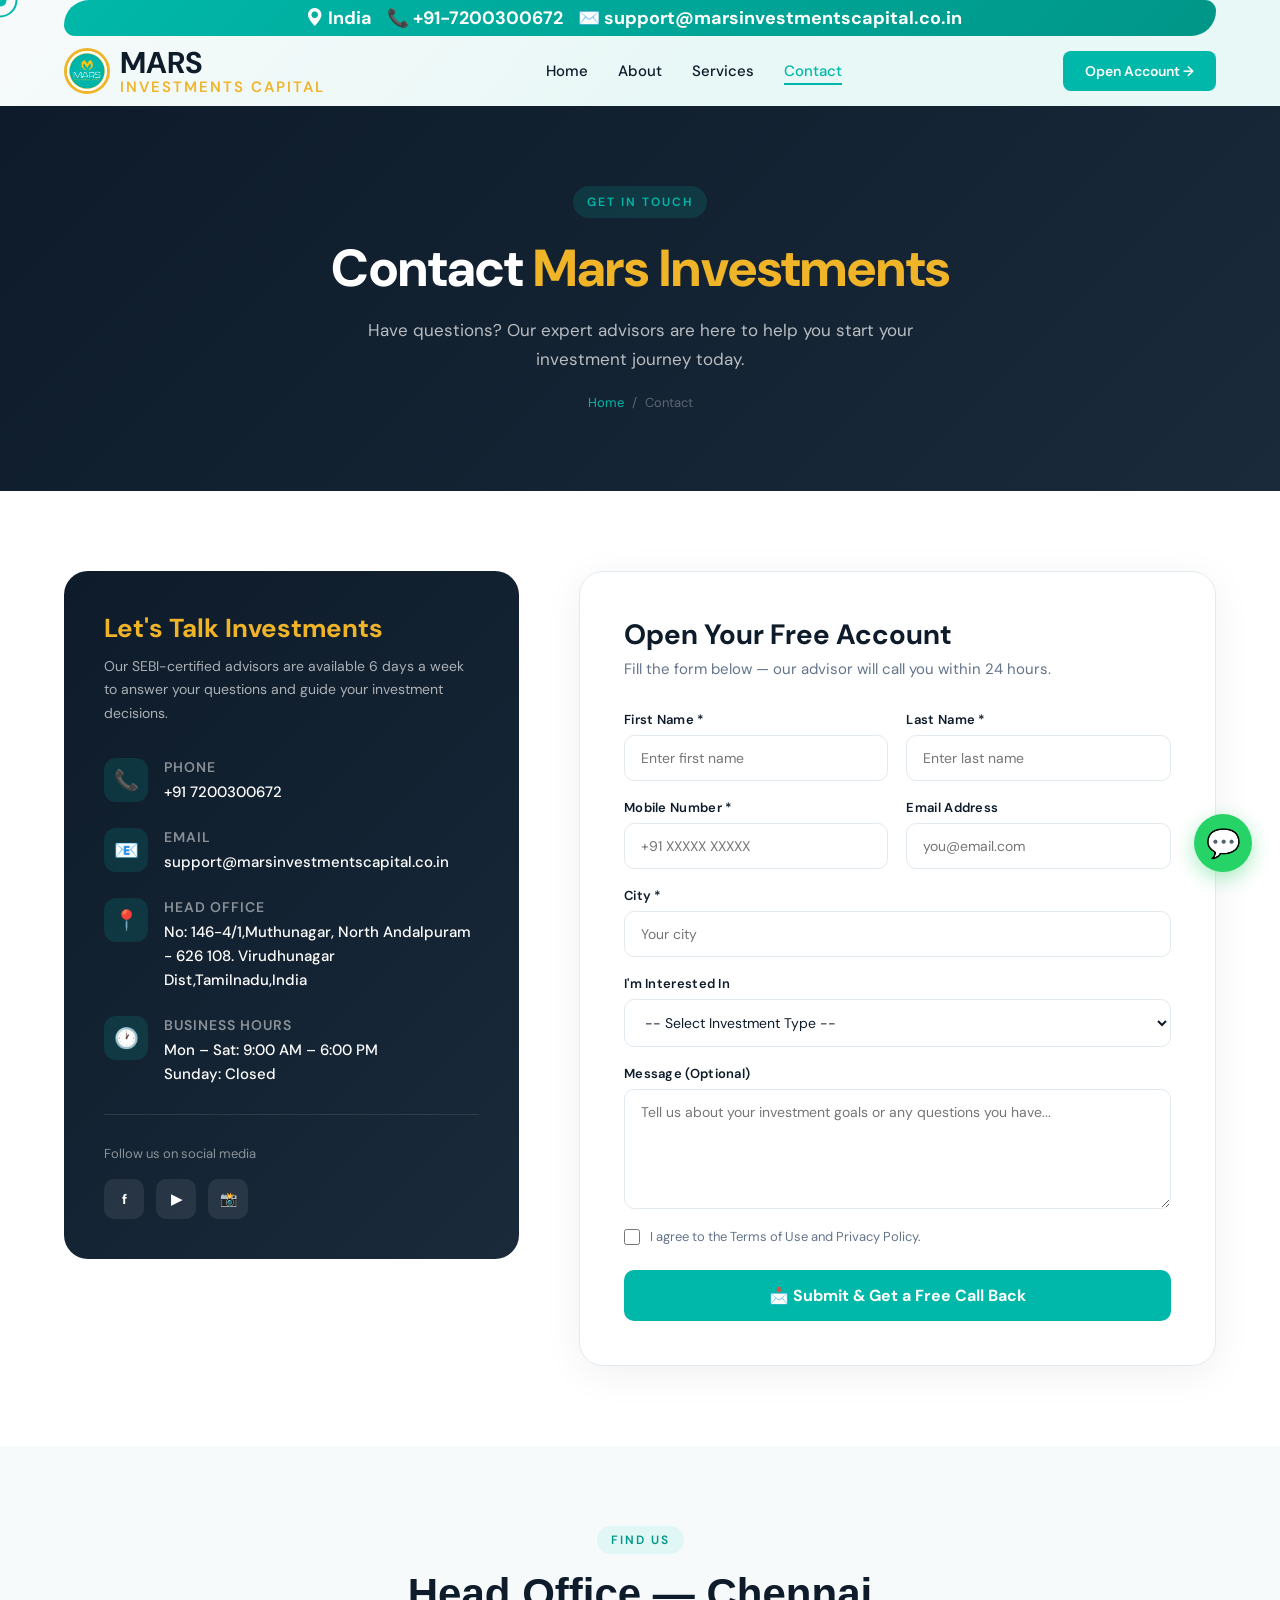
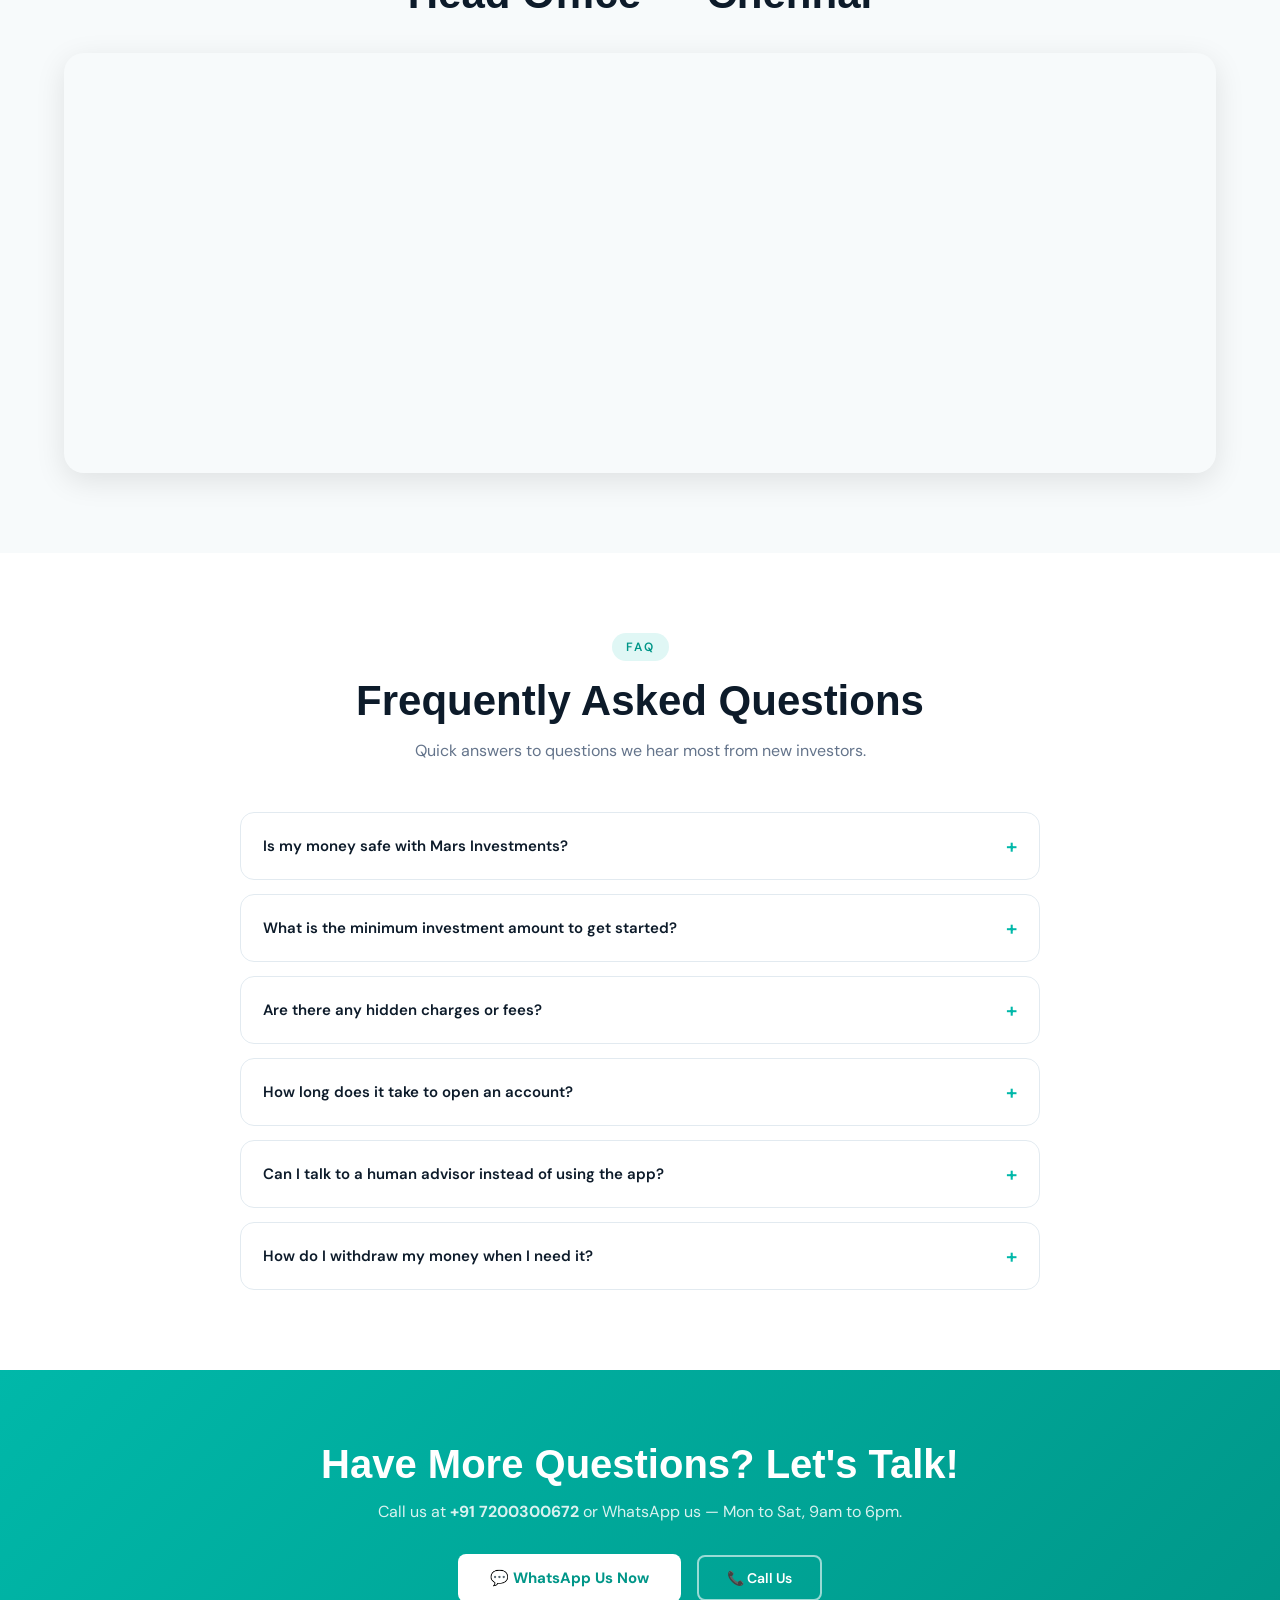
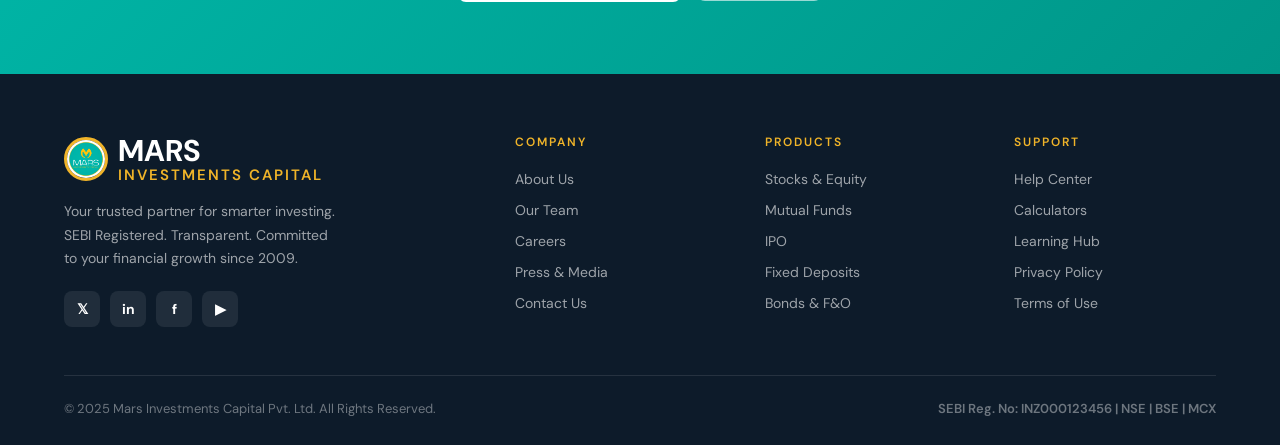
<file: contact.html>
<!DOCTYPE html>
<html lang="en">

<head>
  <meta charset="UTF-8" />
  <meta name="viewport" content="width=device-width,initial-scale=1.0" />
  <title>Contact Us | Mars Investments Capital</title>
  <link rel="stylesheet" href="style.css" />
  <link rel="stylesheet" href="https://cdn.jsdelivr.net/npm/bootstrap-icons@1.11.3/font/bootstrap-icons.min.css">
  <link rel="shortcut icon" href="./images/logo1.jpeg" type="image/x-icon">
  <style>
    /* Contact Grid */
    .contact-grid {
      display: grid;
      grid-template-columns: 1fr 1.4fr;
      gap: 60px;
      align-items: start;
    }

    /* Info Side */
    .contact-info-card {
      background: linear-gradient(135deg, var(--dark) 0%, var(--dark2) 100%);
      border-radius: 24px;
      padding: 40px;
      color: white;
      position: sticky;
      top: 90px;
    }

    .contact-info-card h3 {
      /* font-family: 'Playfair Display', serif; */
      font-size: 26px;
      font-weight: 700;
      color: var(--gold);
      margin-bottom: 10px;
    }

    .contact-info-card>p {
      font-size: 14px;
      color: rgba(255, 255, 255, .65);
      line-height: 1.7;
      margin-bottom: 32px;
    }

    .ci-items {
      display: flex;
      flex-direction: column;
      gap: 24px;
    }

    .ci-item {
      display: flex;
      align-items: flex-start;
      gap: 16px;
    }

    .ci-icon {
      width: 44px;
      height: 44px;
      border-radius: 12px;
      background: rgba(0, 184, 169, .15);
      color: var(--teal);
      display: flex;
      align-items: center;
      justify-content: center;
      font-size: 20px;
      flex-shrink: 0;
    }

    .ci-item h4 {
      font-size: 14px;
      font-weight: 600;
      color: rgba(255, 255, 255, .5);
      margin-bottom: 4px;
      text-transform: uppercase;
      letter-spacing: 1px;
    }

    .ci-item p,
    .ci-item a {
      font-size: 15px;
      color: var(--white);
      line-height: 1.6;
      font-weight: 500;
    }

    .ci-item a {
      text-decoration: none;
      transition: color .2s;
    }

    .ci-item a:hover {
      color: var(--teal);
    }

    .ci-divider {
      border: none;
      border-top: 1px solid rgba(255, 255, 255, .1);
      margin: 28px 0;
    }

    .ci-social {
      display: flex;
      gap: 12px;
    }

    .ci-social a {
      width: 40px;
      height: 40px;
      border-radius: 10px;
      background: rgba(255, 255, 255, .08);
      color: white;
      font-size: 14px;
      font-weight: 700;
      display: flex;
      align-items: center;
      justify-content: center;
      transition: all .2s;
    }

    .ci-social a:hover {
      background: var(--teal);
    }

    /* Form Side */
    .contact-form-wrap {
      background: var(--white);
      border-radius: 24px;
      padding: 44px;
      border: 1.5px solid var(--border);
      box-shadow: 0 8px 40px rgba(0, 0, 0, .06);
    }

    .cf-title {
      /* font-family: 'Playfair Display', serif; */
      font-size: 28px;
      font-weight: 700;
      color: var(--dark);
      margin-bottom: 6px;
    }

    .cf-sub {
      font-size: 15px;
      color: var(--gray);
      margin-bottom: 32px;
    }

    .form-row {
      display: grid;
      grid-template-columns: 1fr 1fr;
      gap: 18px;
    }

    .form-group {
      display: flex;
      flex-direction: column;
      gap: 7px;
      margin-bottom: 18px;
    }

    .form-group label {
      font-size: 13px;
      font-weight: 600;
      color: var(--dark);
      letter-spacing: .3px;
    }

    .form-group input,
    .form-group select,
    .form-group textarea {
      padding: 13px 16px;
      border: 1.5px solid var(--border);
      border-radius: 10px;
      font-family: 'DM Sans', sans-serif;
      font-size: 14px;
      color: var(--dark);
      outline: none;
      transition: all .25s;
      background: var(--white);
    }

    .form-group input:focus,
    .form-group select:focus,
    .form-group textarea:focus {
      border-color: var(--teal);
      box-shadow: 0 0 0 3px rgba(0, 184, 169, .1);
    }

    .form-group textarea {
      resize: vertical;
      min-height: 120px;
    }

    .form-group select {
      cursor: pointer;
    }

    .form-check {
      display: flex;
      align-items: flex-start;
      gap: 10px;
      margin-bottom: 24px;
    }

    .form-check input {
      width: 16px;
      height: 16px;
      margin-top: 2px;
      accent-color: var(--teal);
      cursor: pointer;
      flex-shrink: 0;
    }

    .form-check label {
      font-size: 13px;
      color: var(--gray);
      line-height: 1.5;
    }

    .form-check a {
      color: var(--teal);
    }

    .submit-btn {
      width: 100%;
      padding: 15px;
      background: var(--teal);
      color: white;
      border: none;
      border-radius: 10px;
      font-family: 'DM Sans', sans-serif;
      font-size: 16px;
      font-weight: 700;
      cursor: pointer;
      transition: all .3s;
      display: flex;
      align-items: center;
      justify-content: center;
      gap: 8px;
    }

    .submit-btn:hover {
      background: var(--teal-dark);
      transform: translateY(-1px);
      box-shadow: 0 8px 25px rgba(0, 184, 169, .35);
    }

    .success-msg {
      display: none;
      background: #ECFDF5;
      border: 1.5px solid #6EE7B7;
      border-radius: 12px;
      padding: 20px;
      text-align: center;
      margin-top: 20px;
    }

    .success-msg h4 {
      color: #059669;
      font-size: 17px;
      font-weight: 700;
      margin-bottom: 6px;
    }

    .success-msg p {
      color: #065F46;
      font-size: 14px;
    }

    /* Map */
    .map-section {
      background: var(--light);
    }

    .map-wrapper {
      border-radius: 20px;
      overflow: hidden;
      box-shadow: 0 8px 30px rgba(0, 0, 0, .1);
      height: 420px;
    }

    .map-wrapper iframe {
      width: 100%;
      height: 100%;
      border: none;
    }

    /* Branches */
    .branches-grid {
      display: grid;
      grid-template-columns: repeat(4, 1fr);
      gap: 20px;
    }

    .branch-card {
      background: var(--white);
      border-radius: 16px;
      padding: 22px 18px;
      border: 1.5px solid var(--border);
      transition: all .3s;
    }

    .branch-card:hover {
      border-color: var(--teal);
      box-shadow: 0 6px 20px rgba(0, 184, 169, .1);
    }

    .branch-card .bc-city {
      font-size: 16px;
      font-weight: 700;
      margin-bottom: 6px;
      color: var(--dark);
    }

    .branch-card .bc-addr {
      font-size: 13px;
      color: var(--gray);
      line-height: 1.6;
      margin-bottom: 10px;
    }

    .branch-card .bc-ph {
      font-size: 13px;
      color: var(--teal);
      font-weight: 600;
    }

    /* FAQ */
    .faq-list {
      display: flex;
      flex-direction: column;
      gap: 14px;
      max-width: 800px;
      margin: 0 auto;
    }

    .faq-item {
      background: var(--white);
      border-radius: 14px;
      border: 1.5px solid var(--border);
      overflow: hidden;
      transition: border-color .3s;
    }

    .faq-item.open {
      border-color: var(--teal);
    }

    .faq-q {
      display: flex;
      align-items: center;
      justify-content: space-between;
      padding: 20px 22px;
      cursor: pointer;
      font-size: 15px;
      font-weight: 600;
      color: var(--dark);
    }

    .faq-arrow {
      font-size: 20px;
      color: var(--teal);
      transition: transform .3s;
      flex-shrink: 0;
    }

    .faq-item.open .faq-arrow {
      transform: rotate(45deg);
    }

    .faq-a {
      max-height: 0;
      overflow: hidden;
      transition: max-height .4s ease, padding .3s;
    }

    .faq-item.open .faq-a {
      max-height: 300px;
    }

    .faq-a p {
      padding: 0 22px 20px;
      font-size: 14px;
      color: var(--gray);
      line-height: 1.75;
    }

    @media(max-width:1024px) {
      .branches-grid {
        grid-template-columns: repeat(2, 1fr);
      }
    }

    @media(max-width:768px) {
      .contact-grid {
        grid-template-columns: 1fr;
        display: contents;
      }

      .form-row {
        grid-template-columns: 1fr;
      }

      .contact-info-card {
        position: static;
      }

      .branches-grid {
        grid-template-columns: 1fr 1fr;
      }

      .ci-item p,
      .ci-item a {
        font-size: 10px;
      }

      .contact-info-card {
        padding: 40px 15px;
      }

      .calc-desc {
        font-size: 16px;
        color: #64748B;
        line-height: 1.75;
        margin-bottom: 28px;
        max-width: 400px;

        overflow: hidden;
        text-overflow: ellipsis;
        width: 70%;
      }

      .calc-heading span {
        color: #00B8A9;
        font-size: 16px;
      }

      .calc-disclaimer {
        font-size: 12px;
        color: #94A3B8;
        line-height: 1.6;
        max-width: 360px;
        overflow: hidden;
        text-overflow: ellipsis;
        width: 70%;
      }


    }

    @media(max-width:480px) {
      .branches-grid {
        grid-template-columns: 1fr;
      }
    }
  </style>


  <!-- <style>
    .calc-section {
      background: linear-gradient(135deg, #EEF2FF 0%, #E0F7F5 60%, #FFF8E6 100%);
      padding: 90px 5%;
    }

    .calc-layout {
      display: grid;
      grid-template-columns: 1fr 1.5fr;
      gap: 64px;
      align-items: center;
      max-width: 1280px;
      margin: 0 auto;
    }

    /* LEFT */
    .calc-icon-wrap {
      margin-bottom: 20px;
    }

    .calc-heading {
      font-family: 'Playfair Display', serif;
      font-size: clamp(28px, 3.5vw, 44px);
      font-weight: 800;
      color: #0D1B2A;
      line-height: 1.2;
      margin-bottom: 16px;
    }

    .calc-heading span {
      color: #00B8A9;
    }

    .calc-desc {
      font-size: 16px;
      color: #64748B;
      line-height: 1.75;
      margin-bottom: 28px;
      max-width: 400px;
    }

    .calc-trust {
      display: flex;
      flex-direction: column;
      gap: 12px;
      margin-bottom: 28px;
    }

    .ct-item {
      display: flex;
      align-items: center;
      gap: 10px;
      font-size: 14px;
      color: #1E2D40;
      font-weight: 500;
    }

    .ct-icon {
      font-size: 18px;
    }

    .calc-disclaimer {
      font-size: 11px;
      color: #94A3B8;
      line-height: 1.6;
      max-width: 360px;
    }

    /* CARD */
    .calc-card {
      background: #ffffff;
      border-radius: 24px;
      padding: 36px 32px;
      box-shadow: 0 24px 80px rgba(0, 0, 0, 0.1);
      border: 1.5px solid rgba(0, 184, 169, 0.12);
    }

    /* Fund Search */
    .cc-label {
      font-size: 12px;
      color: #94A3B8;
      font-weight: 500;
      margin-bottom: 6px;
      display: block;
      text-transform: uppercase;
      letter-spacing: 0.5px;
    }

    .fund-search-wrap {
      position: relative;
    }

    .fund-input {
      width: 100%;
      border: none;
      border-bottom: 2px solid #E2EAF0;
      padding: 10px 36px 10px 0;
      font-family: 'DM Sans', sans-serif;
      font-size: 17px;
      font-weight: 600;
      color: #0D1B2A;
      outline: none;
      background: transparent;
      transition: border-color 0.2s;
    }

    .fund-input:focus {
      border-color: #00B8A9;
    }

    .fund-clear {
      position: absolute;
      right: 0;
      top: 50%;
      transform: translateY(-50%);
      background: none;
      border: none;
      font-size: 18px;
      color: #94A3B8;
      cursor: pointer;
    }

    .fund-dropdown {
      position: absolute;
      top: 100%;
      left: 0;
      right: 0;
      z-index: 50;
      background: #fff;
      border-radius: 12px;
      box-shadow: 0 8px 32px rgba(0, 0, 0, .12);
      border: 1.5px solid #E2EAF0;
      display: none;
      max-height: 220px;
      overflow-y: auto;
    }

    .fund-dropdown.visible {
      display: block;
    }

    .fund-opt {
      padding: 12px 16px;
      cursor: pointer;
      font-size: 14px;
      color: #1E2D40;
      transition: background 0.15s;
      border-bottom: 1px solid #F1F5F9;
    }

    .fund-opt:hover {
      background: #E0F7F5;
      color: #00B8A9;
    }

    .fund-opt:last-child {
      border-bottom: none;
    }

    .fund-selected {
      margin-top: 8px;
      background: #E0F7F5;
      border-radius: 8px;
      padding: 8px 12px;
      font-size: 13px;
      color: #009688;
      font-weight: 600;
    }

    .cc-field {
      margin-bottom: 24px;
    }

    /* Toggle Pill */
    .cc-toggle-row {
      display: flex;
      align-items: center;
      gap: 10px;
      margin-bottom: 20px;
    }

    .toggle-pill {
      padding: 8px 22px;
      border-radius: 50px;
      border: 1.5px solid #E2EAF0;
      background: #fff;
      font-family: 'DM Sans', sans-serif;
      font-size: 14px;
      font-weight: 600;
      cursor: pointer;
      transition: all 0.25s;
      color: #64748B;
    }

    .toggle-pill.active {
      background: #0D1B2A;
      color: #fff;
      border-color: #0D1B2A;
    }

    .ml-auto {
      margin-left: auto;
      display: flex;
      align-items: center;
      gap: 8px;
    }

    .plan-label {
      font-size: 13px;
      color: #0D1B2A;
      font-weight: 500;
    }

    /* Switch */
    .switch {
      position: relative;
      width: 42px;
      height: 24px;
    }

    .switch input {
      opacity: 0;
      width: 0;
      height: 0;
    }

    .slider-round {
      position: absolute;
      cursor: pointer;
      top: 0;
      left: 0;
      right: 0;
      bottom: 0;
      background: #00B8A9;
      border-radius: 34px;
      transition: 0.3s;
    }

    .slider-round::before {
      content: "";
      position: absolute;
      height: 18px;
      width: 18px;
      left: 3px;
      bottom: 3px;
      background: white;
      border-radius: 50%;
      transition: 0.3s;
    }

    .switch input:checked+.slider-round::before {
      transform: translateX(18px);
    }

    /* HR */
    .cc-hr {
      border: none;
      border-top: 1px solid #F1F5F9;
      margin: 16px 0 20px;
    }

    /* Amount */
    .cc-row {
      display: grid;
      grid-template-columns: 1fr 1fr;
      gap: 24px;
      margin-bottom: 20px;
    }

    .cc-col {}

    .amount-input-wrap {
      display: flex;
      align-items: center;
      gap: 4px;
      border-bottom: 2px solid #00B8A9;
      padding: 8px 0;
    }

    .rupee {
      font-size: 20px;
      font-weight: 700;
      color: #0D1B2A;
    }

    .amount-input {
      border: none;
      outline: none;
      font-family: 'DM Sans', sans-serif;
      font-size: 22px;
      font-weight: 700;
      color: #0D1B2A;
      width: 100%;
      background: transparent;
    }

    .amount-input::-webkit-outer-spin-button,
    .amount-input::-webkit-inner-spin-button {
      -webkit-appearance: none;
    }

    .range-slider {
      -webkit-appearance: none;
      width: 100%;
      height: 4px;
      border-radius: 4px;
      background: #E2EAF0;
      outline: none;
      margin-top: 14px;
      cursor: pointer;
    }

    .range-slider::-webkit-slider-thumb {
      -webkit-appearance: none;
      width: 18px;
      height: 18px;
      border-radius: 50%;
      background: #00B8A9;
      cursor: pointer;
      box-shadow: 0 2px 8px rgba(0, 184, 169, 0.4);
    }

    /* Tenure */
    .tenure-pills {
      display: flex;
      gap: 8px;
      flex-wrap: wrap;
      margin-top: 10px;
    }

    .tp {
      padding: 7px 16px;
      border-radius: 50px;
      border: 1.5px solid #E2EAF0;
      background: #fff;
      font-family: 'DM Sans', sans-serif;
      font-size: 13px;
      font-weight: 600;
      cursor: pointer;
      transition: all 0.2s;
      color: #64748B;
    }

    .tp.active {
      background: #00B8A9;
      color: #fff;
      border-color: #00B8A9;
    }

    /* Results */
    .cc-results {
      margin-bottom: 18px;
    }

    .result-row {
      display: flex;
      align-items: center;
      gap: 20px;
      flex-wrap: wrap;
      margin-bottom: 14px;
    }

    .result-item {
      display: flex;
      flex-direction: column;
      gap: 4px;
      flex: 1;
    }

    .ri-label {
      font-size: 12px;
      color: #94A3B8;
      font-weight: 500;
    }

    .ri-val {
      font-size: 18px;
      font-weight: 700;
      color: #0D1B2A;
    }

    .ri-val.big {
      font-size: 24px;
      font-weight: 800;
    }

    .ri-val.profit {
      color: #16A34A;
    }

    .ri-val.cagr {
      color: #00B8A9;
    }

    .result-highlight {
      background: #F7FAFB;
      border-radius: 14px;
      padding: 16px 20px;
      border: 1.5px solid #E0F7F5;
    }

    .invest-btn {
      background: #0D1B2A;
      color: #fff;
      border: none;
      padding: 14px 24px;
      border-radius: 12px;
      font-family: 'DM Sans', sans-serif;
      font-weight: 700;
      font-size: 14px;
      cursor: pointer;
      transition: all 0.3s;
      white-space: nowrap;
      text-decoration: none;
      display: inline-block;
      align-self: center;
    }

    .invest-btn:hover {
      background: #00B8A9;
      transform: translateY(-1px);
      box-shadow: 0 6px 20px rgba(0, 184, 169, .3);
    }

    /* Mini Chart */
    .mini-chart {
      display: flex;
      align-items: center;
      gap: 20px;
      margin-bottom: 16px;
      background: #F7FAFB;
      border-radius: 12px;
      padding: 14px 16px;
    }

    .mc-bar-wrap {
      display: flex;
      align-items: flex-end;
      gap: 6px;
      height: 52px;
      flex: 1;
    }

    .mc-bar {
      border-radius: 4px 4px 0 0;
      transition: height 0.6s ease;
      min-height: 6px;
    }

    .mc-bar.invested {
      background: #00B8A9;
      width: 50%;
    }

    .mc-bar.returns {
      background: #F0B429;
      width: 50%;
    }

    .mc-legend {
      display: flex;
      align-items: center;
      gap: 8px;
      flex-wrap: wrap;
      font-size: 12px;
      color: #64748B;
    }

    .mcl-dot {
      width: 10px;
      height: 10px;
      border-radius: 3px;
      display: inline-block;
      margin-left: 8px;
    }

    .mcl-dot.inv {
      background: #00B8A9;
    }

    .mcl-dot.ret {
      background: #F0B429;
    }

    /* View link */
    .view-calc-link {
      font-size: 13px;
      color: #00B8A9;
      text-decoration: underline;
      cursor: pointer;
      display: inline-block;
    }

    @media(max-width: 1024px) {
      .calc-layout {
        grid-template-columns: 1fr;
        gap: 40px;
      }
    }

    @media(max-width: 600px) {
      .cc-row {
        grid-template-columns: 1fr;
      }

      .result-row {
        flex-direction: column;
        align-items: flex-start;
      }

      .calc-card {
        padding: 24px 18px;
      }
    }
  </style> -->
</head>

<body>
  <nav></nav>

  <!-- PAGE HERO -->
  <div class="page-hero">
    <p class="ph-tag">Get in Touch</p>
    <h1>Contact <span>Mars Investments</span></h1>
    <p>Have questions? Our expert advisors are here to help you start your investment journey today.</p>
    <div class="breadcrumb"><a href="index.html">Home</a><span>/</span><span>Contact</span></div>
  </div>

  <!-- CONTACT MAIN -->
  <section>
    <div class="wrap">
      <div class="contact-grid">
        <!-- Info -->
        <div class="fade-up">
          <div class="contact-info-card">
            <h3>Let's Talk Investments</h3>
            <p>Our SEBI-certified advisors are available 6 days a week to answer your questions and guide your
              investment decisions.</p>
            <div class="ci-items">
              <div class="ci-item">
                <div class="ci-icon">📞</div>
                <div>
                  <h4>Phone</h4>
                  <a href="tel:+917200300672">+91 7200300672</a><br>

                </div>
              </div>
              <div class="ci-item">
                <div class="ci-icon">📧</div>
                <div>
                  <h4>Email</h4>
                  <!-- <a href="mailto:info@marsinvestments.in">info@marsinvestments.in</a><br> -->
                  <a href="mailto:support@marsinvestmentscapital.co.in">support@marsinvestmentscapital.co.in</a>
                </div>
              </div>
              <div class="ci-item">
                <div class="ci-icon">📍</div>
                <div>
                  <h4>Head Office</h4>
                  <p>No: 146-4/1,Muthunagar, North Andalpuram - 626 108. Virudhunagar Dist,Tamilnadu,India</p>
                </div>
              </div>
              <div class="ci-item">
                <div class="ci-icon">🕐</div>
                <div>
                  <h4>Business Hours</h4>
                  <p>Mon – Sat: 9:00 AM – 6:00 PM<br>Sunday: Closed</p>
                </div>
              </div>
            </div>
            <hr class="ci-divider">
            <p style="font-size:13px;color:rgba(255,255,255,.5);margin-bottom:14px;">Follow us on social media</p>
            <div class="ci-social">
              <!-- <a href="https://twitter.com/MarsInvestments" target="_blank" title="Twitter">𝕏</a>
              <a href="https://www.linkedin.com/company/mars-investments" target="_blank" title="LinkedIn">in</a> -->
              <a href="https://www.facebook.com/share/19NH35e4fU/" target="_blank" title="Facebook">f</a>
              <a href="https://www.youtube.com/channel/UCsYLdJogtW-DSp2kdtG-TNw" target="_blank" title="YouTube">▶</a>
              <a href="https://www.instagram.com/mars_official___?igsh=a2VobWpkNWJmcGE4" target="_blank"
                title="Instagram">📸</a>
            </div>
          </div>
        </div>

        <!-- Form -->
        <div class="fade-up">
          <div class="contact-form-wrap">
            <h2 class="cf-title">Open Your Free Account</h2>
            <p class="cf-sub">Fill the form below — our advisor will call you within 24 hours.</p>
            <!-- SUCCESS MESSAGE -->
            <div id="successMsg"
              style="display:none; background:#d4edda; color:#155724; padding:12px; margin-top:15px; border-radius:6px;">
              ✅ Message Sent Successfully!
            </div>

            <!-- FORM -->
            <form id="investmentForm">

              <input type="hidden" name="_captcha" value="false">
              <input type="hidden" name="_subject" value="New Investment Enquiry">

              <div class="form">

                <div class="form-row">

                  <div class="form-group">
                    <label>First Name *</label>
                    <input type="text" id="fname" name="fname" placeholder="Enter first name" required />
                  </div>

                  <div class="form-group">
                    <label>Last Name *</label>
                    <input type="text" id="lname" name="lname" placeholder="Enter last name" required />
                  </div>

                </div>

                <div class="form-row">

                  <div class="form-group">
                    <label>Mobile Number *</label>
                    <input type="tel" id="phone" name="phone" placeholder="+91 XXXXX XXXXX" required />
                  </div>

                  <div class="form-group">
                    <label>Email Address</label>
                    <input type="email" id="email" name="email" placeholder="you@email.com" required />
                  </div>

                </div>

                <div class="form-group">
                  <label>City *</label>
                  <input type="text" id="city" name="city" placeholder="Your city" required />
                </div>

                <div class="form-group">
                  <label>I'm Interested In</label>

                  <select id="interest" name="interest" required>
                    <option value="">-- Select Investment Type --</option>
                    <option>Stocks & Equity</option>
                    <option>Mutual Funds & SIP</option>
                    <option>Futures & Options</option>
                    <option>US Stocks</option>
                    <option>IPO Applications</option>
                    <option>Fixed Deposits & Bonds</option>
                    <option>Portfolio Management (PMS)</option>
                    <option>General Investment Advisory</option>
                  </select>
                </div>

                <div class="form-group">
                  <label>Message (Optional)</label>

                  <textarea id="message" name="message"
                    placeholder="Tell us about your investment goals or any questions you have..."></textarea>
                </div>

                <div class="form-check">
                  <input type="checkbox" id="agree" required />

                  <label for="agree">
                    I agree to the Terms of Use and Privacy Policy.
                  </label>
                </div>

                <button type="submit" class="submit-btn">
                  📩 Submit & Get a Free Call Back
                </button>

              </div>

            </form>

          </div>
        </div>
      </div>
    </div>
  </section>




  <!-- MAP -->
  <section class="map-section">
    <div class="wrap">
      <div class="text-center fade-up" style="margin-bottom:32px;">
        <span class="section-tag">Find Us</span>
        <h2 class="section-title">Head Office — Chennai</h2>
      </div>
      <div class="map-wrapper fade-up">
        <iframe
          src="https://maps.google.com/maps?q=No%20146-4/1,%20Muthunagar,%20North%20Andalpuram,%20Virudhunagar,%20Tamil%20Nadu%20626108&t=&z=15&ie=UTF8&iwloc=&output=embed"
          width="100%" height="450" style="border:0;" allowfullscreen="" loading="lazy">
        </iframe>
      </div>
    </div>
  </section>

  <!-- FAQ -->
  <section>
    <div class="wrap">
      <div class="text-center fade-up">
        <span class="section-tag">FAQ</span>
        <h2 class="section-title">Frequently Asked Questions</h2>
        <p class="section-sub">Quick answers to questions we hear most from new investors.</p>
      </div>
      <div class="faq-list fade-up">
        <div class="faq-item">
          <div class="faq-q" onclick="toggleFaq(this)"><span>Is my money safe with Mars Investments?</span><span
              class="faq-arrow">+</span></div>
          <div class="faq-a">
            <p>Yes, absolutely. Mars Investments Capital is a SEBI-registered Investment Advisor. Your funds are held in
              your own demat account linked to NSE/BSE — we never hold client money directly. Your investments are
              protected under SEBI and CDSL/NSDL regulations.</p>
          </div>
        </div>
        <div class="faq-item">
          <div class="faq-q" onclick="toggleFaq(this)"><span>What is the minimum investment amount to get
              started?</span><span class="faq-arrow">+</span></div>
          <div class="faq-a">
            <p>You can start investing in mutual funds with as little as ₹500 per month via SIP. For equity trading,
              there's no minimum — you can buy even 1 share. Fixed deposits and bonds start at ₹1,000. PMS requires a
              minimum investment of ₹50 lakhs.</p>
          </div>
        </div>
        <div class="faq-item">
          <div class="faq-q" onclick="toggleFaq(this)"><span>Are there any hidden charges or fees?</span><span
              class="faq-arrow">+</span></div>
          <div class="faq-a">
            <p>No hidden fees — ever. Account opening is free. Brokerage for the first 30 days is zero. After that, our
              transaction fees are some of the lowest in the industry, clearly listed on our pricing page. We believe in
              100% transparent pricing.</p>
          </div>
        </div>
        <div class="faq-item">
          <div class="faq-q" onclick="toggleFaq(this)"><span>How long does it take to open an account?</span><span
              class="faq-arrow">+</span></div>
          <div class="faq-a">
            <p>Account opening is completely digital and takes 10-15 minutes. You'll need your PAN card, Aadhaar card,
              and bank account details. Once submitted, your account is typically activated within 24-48 hours.</p>
          </div>
        </div>
        <div class="faq-item">
          <div class="faq-q" onclick="toggleFaq(this)"><span>Can I talk to a human advisor instead of using the
              app?</span><span class="faq-arrow">+</span></div>
          <div class="faq-a">
            <p>Absolutely! Every client gets access to a dedicated human advisor you can call or WhatsApp during
              business hours (Mon-Sat, 9am-6pm). Growth and Wealth plan subscribers get priority access with faster
              response times.</p>
          </div>
        </div>
        <div class="faq-item">
          <div class="faq-q" onclick="toggleFaq(this)"><span>How do I withdraw my money when I need it?</span><span
              class="faq-arrow">+</span></div>
          <div class="faq-a">
            <p>Withdrawing funds is simple. For equity, funds are credited to your bank account within T+1 trading day.
              For mutual funds, redemption takes 1-3 working days depending on the fund type. FD withdrawals depend on
              the tenure chosen.</p>
          </div>
        </div>
      </div>
    </div>
  </section>

  <!-- CTA -->
  <div class="cta-strip fade-up">
    <h2>Have More Questions? Let's Talk!</h2>
    <p>Call us at <strong>+91 7200300672</strong> or WhatsApp us — Mon to Sat, 9am to 6pm.</p>
    <a href="https://wa.me/917200300672" target="_blank" class="btn-white">💬 WhatsApp Us Now</a>
    <a href="tel:+917200300672" class="btn-outline-white">📞 Call Us</a>
  </div>

  <div class="cursor"></div>

  <footer></footer>
  <script src="shared.js"></script>
  <script>
    function submitForm() {
      const fname = document.getElementById('fname').value.trim();
      const phone = document.getElementById('phone').value.trim();
      const agree = document.getElementById('agree').checked;
      const city = document.getElementById('city').value.trim();
      if (!fname) { alert('Please enter your first name.'); return; }
      if (!phone) { alert('Please enter your mobile number.'); return; }
      if (!city) { alert('Please enter your city.'); return; }
      if (!agree) { alert('Please agree to the Terms of Use and Privacy Policy.'); return; }
      document.getElementById('successMsg').style.display = 'block';
      document.querySelector('.submit-btn').disabled = true;
      document.querySelector('.submit-btn').textContent = '✓ Submitted Successfully!';
      document.querySelector('.submit-btn').style.background = '#059669';
      document.getElementById('successMsg').scrollIntoView({ behavior: 'smooth', block: 'center' });
    }
    function toggleFaq(el) {
      const item = el.parentElement;
      const isOpen = item.classList.contains('open');
      document.querySelectorAll('.faq-item').forEach(f => f.classList.remove('open'));
      if (!isOpen) item.classList.add('open');
    }
  </script>

</body>

<script>

  document.getElementById("investmentForm").addEventListener("submit", function (e) {

    e.preventDefault();

    const form = this;
    const formData = new FormData(form);

    // ✅ WhatsApp Message
    const message =
      `New Investment Enquiry

First Name: ${formData.get("fname")}
Last Name: ${formData.get("lname")}
Phone: ${formData.get("phone")}
Email: ${formData.get("email")}
City: ${formData.get("city")}
Interest: ${formData.get("interest")}
Message: ${formData.get("message")}`;

    // ✅ WhatsApp Open
    window.open(
      `https://wa.me/917200300672?text=${encodeURIComponent(message)}`,
      "_blank"
    );

    // ✅ AJAX MAIL SEND
    fetch("https://formsubmit.co/ajax/support@marsinvestmentscapital.co.in", {

      method: "POST",

      headers: {
        "Accept": "application/json"
      },

      body: formData

    })

      .then(response => response.json())

      .then(data => {

        document.getElementById("successMsg").style.display = "block";

        form.reset();

      })

      .catch(error => {

        alert("Something went wrong!");

      });

  });

</script>


<script>

  const cursor = document.querySelector(".cursor");

  let mouseX = 0;
  let mouseY = 0;

  let currentX = 0;
  let currentY = 0;

  document.addEventListener("mousemove", (e) => {

    mouseX = e.clientX;
    mouseY = e.clientY;

  });

  function animateCursor() {

    currentX += (mouseX - currentX) * 0.15;
    currentY += (mouseY - currentY) * 0.15;

    cursor.style.left = currentX + "px";
    cursor.style.top = currentY + "px";

    requestAnimationFrame(animateCursor);

  }

  animateCursor();

</script>

</html>
</file>
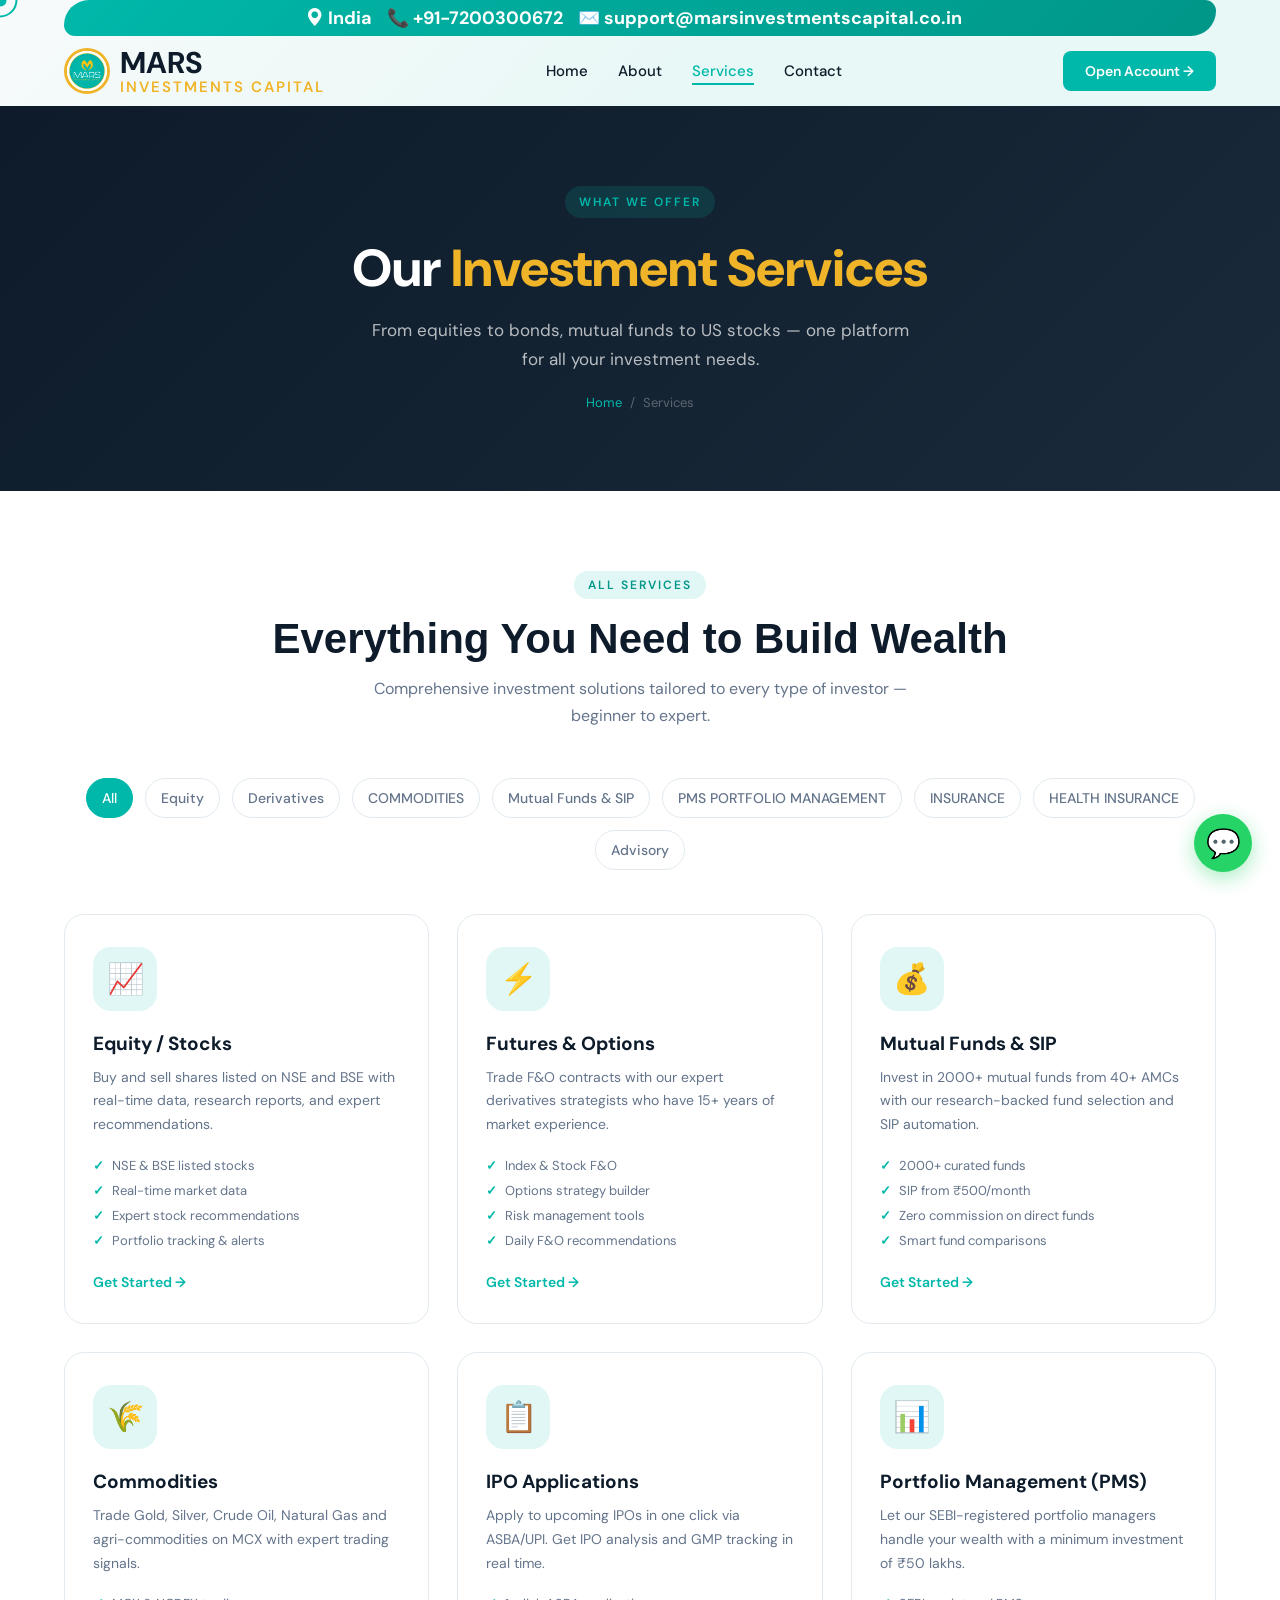
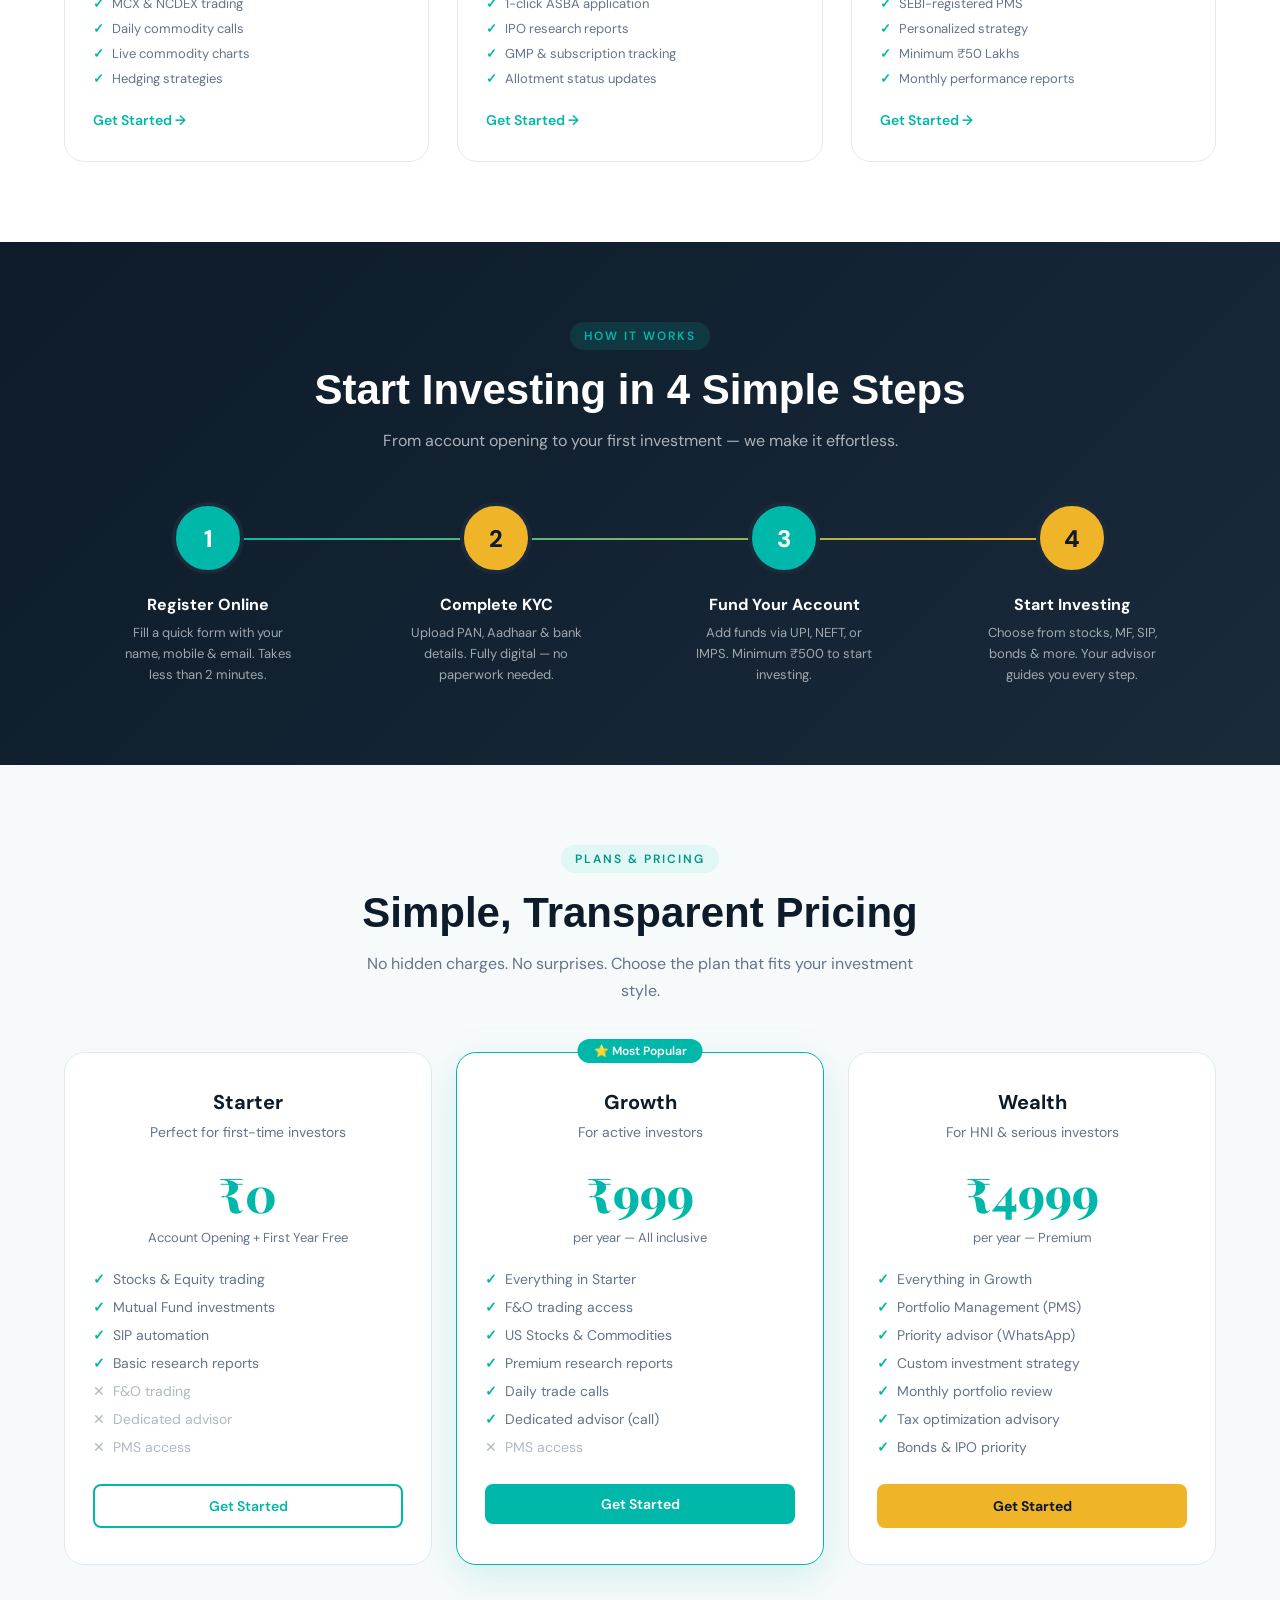
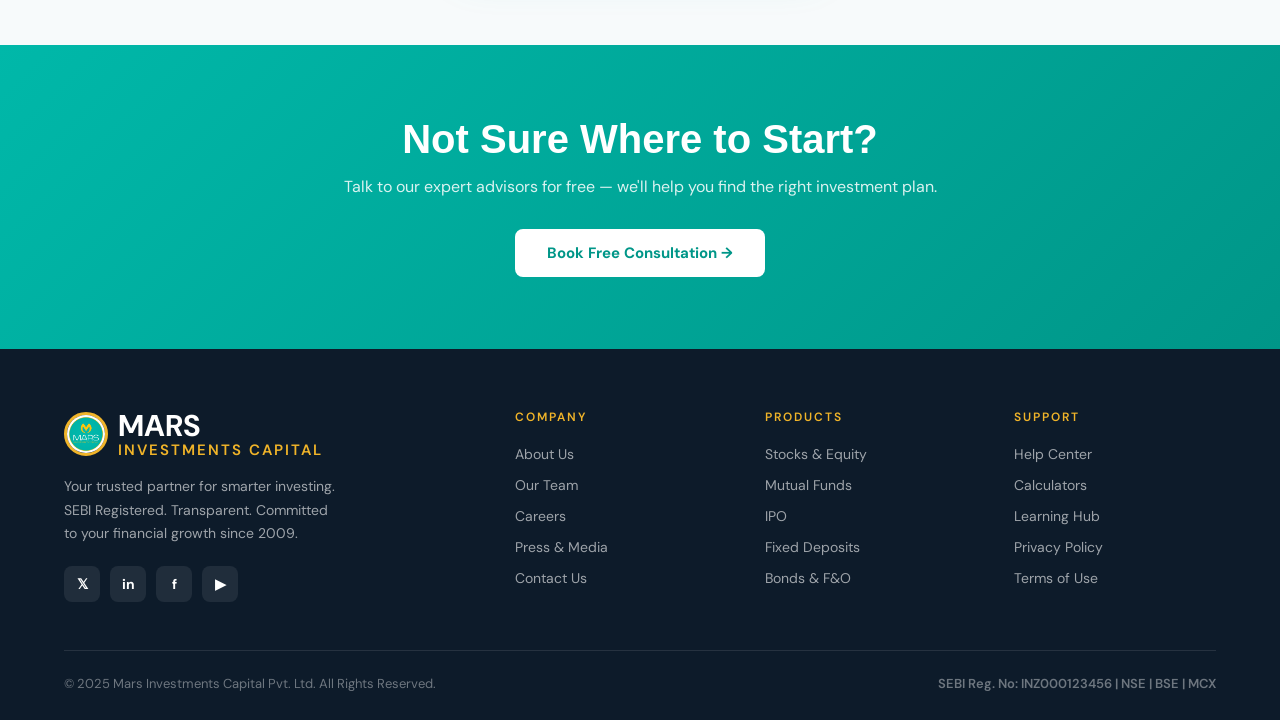
<file: services.html>
<!DOCTYPE html>
<html lang="en">

<head>
  <meta charset="UTF-8" />
  <meta name="viewport" content="width=device-width,initial-scale=1.0" />
  <title>Services | Mars Investments Capital</title>
  <link rel="stylesheet" href="style.css" />
  <link rel="stylesheet" href="https://cdn.jsdelivr.net/npm/bootstrap-icons@1.11.3/font/bootstrap-icons.min.css">
  <link rel="shortcut icon" href="./images/logo1.jpeg" type="image/x-icon">
  <style>
    /* Filter Tabs */
    .filter-tabs {
      display: flex;
      gap: 12px;
      flex-wrap: wrap;
      justify-content: center;
      margin-bottom: 44px;
    }

    .filter-btn {
      padding: 10px 15px;
      border-radius: 50px;
      border: 1.5px solid var(--border);
      background: var(--white);
      font-family: 'DM Sans', sans-serif;
      font-size: 14px;
      font-weight: 500;
      cursor: pointer;
      transition: all .3s;
      color: var(--gray);
    }

    .filter-btn.active,
    .filter-btn:hover {
      background: var(--teal);
      color: white;
      border-color: var(--teal);
    }

    /* Service Cards */
    .services-grid {
      display: grid;
      grid-template-columns: repeat(3, 1fr);
      gap: 28px;
    }

    .svc-card {
      background: var(--white);
      border-radius: 20px;
      padding: 32px 28px;
      border: 1.5px solid var(--border);
      transition: all .3s;
      position: relative;
      overflow: hidden;
    }

    .svc-card::after {
      content: '';
      position: absolute;
      top: 0;
      left: 0;
      width: 100%;
      height: 4px;
      background: linear-gradient(90deg, var(--teal), var(--gold));
      transform: scaleX(0);
      transform-origin: left;
      transition: transform .4s;
    }

    .svc-card:hover::after {
      transform: scaleX(1);
    }

    .svc-card:hover {
      box-shadow: 0 16px 50px rgba(0, 184, 169, .12);
      transform: translateY(-5px);
    }

    .svc-icon {
      width: 64px;
      height: 64px;
      border-radius: 18px;
      background: var(--teal-light);
      display: flex;
      align-items: center;
      justify-content: center;
      font-size: 30px;
      margin-bottom: 20px;
    }

    .svc-card h3 {
      font-size: 19px;
      font-weight: 700;
      margin-bottom: 10px;
    }

    .svc-card .svc-desc {
      font-size: 14px;
      color: var(--gray);
      line-height: 1.7;
      margin-bottom: 20px;
    }

    .svc-features {
      list-style: none;
      display: flex;
      flex-direction: column;
      gap: 8px;
      margin-bottom: 24px;
    }

    .svc-features li {
      font-size: 13px;
      color: var(--gray);
      display: flex;
      align-items: center;
      gap: 8px;
    }

    .svc-features li::before {
      content: '✓';
      color: var(--teal);
      font-weight: 700;
    }

    .svc-link {
      color: var(--teal);
      font-size: 14px;
      font-weight: 600;
      display: flex;
      align-items: center;
      gap: 6px;
      transition: gap .2s;
    }

    .svc-link:hover {
      gap: 10px;
    }

    /* Process */
    .process-bg {
      background: linear-gradient(135deg, var(--dark) 0%, var(--dark2) 100%);
    }

    .process-bg .section-tag {
      background: rgba(0, 184, 169, .15);
      color: var(--teal);
    }

    .process-bg .section-title {
      color: var(--white);
    }

    .process-bg .section-sub {
      color: rgba(255, 255, 255, .65);
    }

    .process-steps {
      display: grid;
      grid-template-columns: repeat(4, 1fr);
      gap: 0;
      position: relative;
    }

    .process-steps::before {
      content: '';
      position: absolute;
      top: 36px;
      left: 12.5%;
      right: 12.5%;
      height: 2px;
      background: linear-gradient(90deg, var(--teal), var(--gold));
      z-index: 0;
    }

    .process-step {
      text-align: center;
      position: relative;
      z-index: 1;
    }

    .ps-num {
      width: 72px;
      height: 72px;
      border-radius: 50%;
      background: var(--teal);
      color: white;
      font-size: 24px;
      font-weight: 800;
      display: flex;
      align-items: center;
      justify-content: center;
      margin: 0 auto 20px;
      border: 4px solid var(--dark2);
      position: relative;
      z-index: 2;
    }

    .process-step:nth-child(even) .ps-num {
      background: var(--gold);
      color: var(--dark);
    }

    .process-step h4 {
      font-size: 16px;
      font-weight: 700;
      color: var(--white);
      margin-bottom: 8px;
    }

    .process-step p {
      font-size: 13px;
      color: rgba(255, 255, 255, .6);
      line-height: 1.6;
      max-width: 180px;
      margin: 0 auto;
    }

    /* Pricing table */
    .pricing-grid {
      display: grid;
      grid-template-columns: repeat(3, 1fr);
      gap: 24px;
    }

    .price-card {
      border-radius: 20px;
      padding: 36px 28px;
      border: 1.5px solid var(--border);
      text-align: center;
      position: relative;
      transition: all .3s;
      background: var(--white);
    }

    .price-card.popular {
      border-color: var(--teal);
      box-shadow: 0 12px 40px rgba(0, 184, 169, .15);
    }

    .pop-badge {
      position: absolute;
      top: -14px;
      left: 50%;
      transform: translateX(-50%);
      background: var(--teal);
      color: white;
      font-size: 12px;
      font-weight: 600;
      padding: 4px 16px;
      border-radius: 50px;
      white-space: nowrap;
    }

    .price-card h3 {
      font-size: 20px;
      font-weight: 700;
      margin-bottom: 8px;
    }

    .price-card .price {
      font-family: 'Playfair Display', serif;
      font-size: 48px;
      font-weight: 800;
      color: var(--teal);
      margin: 20px 0 4px;
    }

    .price-card .price-label {
      font-size: 13px;
      color: var(--gray);
      margin-bottom: 24px;
    }

    .price-card ul {
      list-style: none;
      display: flex;
      flex-direction: column;
      gap: 10px;
      margin-bottom: 28px;
      text-align: left;
    }

    .price-card ul li {
      font-size: 14px;
      color: var(--gray);
      display: flex;
      align-items: center;
      gap: 8px;
    }

    .price-card ul li.yes::before {
      content: '✓';
      color: var(--teal);
      font-weight: 700;
    }

    .price-card ul li.no {
      opacity: .5;
    }

    .price-card ul li.no::before {
      content: '✕';
      color: var(--gray);
    }

    @media(max-width:1024px) {
      .services-grid {
        grid-template-columns: 1fr 1fr;
      }

      .process-steps {
        grid-template-columns: 1fr 1fr;
        gap: 32px;
      }

      .process-steps::before {
        display: none;
      }
    }

    @media(max-width:768px) {

      .services-grid,
      .pricing-grid {
        grid-template-columns: 1fr;
      }
    }
  </style>
</head>

<body>
  <nav></nav>

  <!-- PAGE HERO -->
  <div class="page-hero">
    <p class="ph-tag">What We Offer</p>
    <h1>Our <span>Investment Services</span></h1>
    <p>From equities to bonds, mutual funds to US stocks — one platform for all your investment needs.</p>
    <div class="breadcrumb"><a href="index.html">Home</a><span>/</span><span>Services</span></div>
  </div>

  <!-- SERVICES -->
  <section>
    <div class="wrap">
      <div class="text-center fade-up">
        <span class="section-tag">All Services</span>
        <h2 class="section-title">Everything You Need to Build Wealth</h2>
        <p class="section-sub">Comprehensive investment solutions tailored to every type of investor — beginner to
          expert.</p>
      </div>
      <div class="filter-tabs fade-up">
        <button class="filter-btn active">All</button>
        <button class="filter-btn">Equity</button>
        <button class="filter-btn">Derivatives</button>
        <button class="filter-btn">COMMODITIES</button>
        <button class="filter-btn">Mutual Funds & SIP </button>
        <button class="filter-btn">PMS PORTFOLIO MANAGEMENT</button>
        <button class="filter-btn">INSURANCE </button>
        <button class="filter-btn">HEALTH INSURANCE </button>

        <button class="filter-btn">Advisory</button>
      </div>
      <div class="services-grid fade-up">
        <div class="svc-card">
          <div class="svc-icon">📈</div>
          <h3>Equity / Stocks</h3>
          <p class="svc-desc">Buy and sell shares listed on NSE and BSE with real-time data, research reports, and
            expert recommendations.</p>
          <ul class="svc-features">
            <li>NSE & BSE listed stocks</li>
            <li>Real-time market data</li>
            <li>Expert stock recommendations</li>
            <li>Portfolio tracking & alerts</li>
          </ul>
          <a href="contact.html" class="svc-link">Get Started →</a>
        </div>
        <div class="svc-card">
          <div class="svc-icon">⚡</div>
          <h3>Futures & Options</h3>
          <p class="svc-desc">Trade F&O contracts with our expert derivatives strategists who have 15+ years of market
            experience.</p>
          <ul class="svc-features">
            <li>Index & Stock F&O</li>
            <li>Options strategy builder</li>
            <li>Risk management tools</li>
            <li>Daily F&O recommendations</li>
          </ul>
          <a href="contact.html" class="svc-link">Get Started →</a>
        </div>
        <!-- <div class="svc-card">
          <div class="svc-icon">🌐</div>
          <h3>US Stocks</h3>
          <p class="svc-desc">Invest in global market leaders — Apple, Google, Tesla, Amazon and more with fractional
            investing from ₹100.</p>
          <ul class="svc-features">
            <li>5000+ US listed stocks</li>
            <li>Fractional investing from ₹100</li>
            <li>Real-time USD rates</li>
            <li>Tax-efficient structure</li>
          </ul>
          <a href="contact.html" class="svc-link">Get Started →</a>
        </div> -->
        <div class="svc-card">
          <div class="svc-icon">💰</div>
          <h3>Mutual Funds & SIP</h3>
          <p class="svc-desc">Invest in 2000+ mutual funds from 40+ AMCs with our research-backed fund selection and SIP
            automation.</p>
          <ul class="svc-features">
            <li>2000+ curated funds</li>
            <li>SIP from ₹500/month</li>
            <li>Zero commission on direct funds</li>
            <li>Smart fund comparisons</li>
          </ul>
          <a href="contact.html" class="svc-link">Get Started →</a>
        </div>
        <div class="svc-card">
          <div class="svc-icon">🌾</div>
          <h3>Commodities</h3>
          <p class="svc-desc">Trade Gold, Silver, Crude Oil, Natural Gas and agri-commodities on MCX with expert trading
            signals.</p>
          <ul class="svc-features">
            <li>MCX & NCDEX trading</li>
            <li>Daily commodity calls</li>
            <li>Live commodity charts</li>
            <li>Hedging strategies</li>
          </ul>
          <a href="contact.html" class="svc-link">Get Started →</a>
        </div>
        <div class="svc-card">
          <div class="svc-icon">📋</div>
          <h3>IPO Applications</h3>
          <p class="svc-desc">Apply to upcoming IPOs in one click via ASBA/UPI. Get IPO analysis and GMP tracking in
            real time.</p>
          <ul class="svc-features">
            <li>1-click ASBA application</li>
            <li>IPO research reports</li>
            <li>GMP & subscription tracking</li>
            <li>Allotment status updates</li>
          </ul>
          <a href="contact.html" class="svc-link">Get Started →</a>
        </div>
        <!-- <div class="svc-card">
          <div class="svc-icon">🏦</div>
          <h3>Fixed Deposits</h3>
          <p class="svc-desc">Earn guaranteed returns with FDs from top-rated banks and NBFCs — all managed from one
            platform.</p>
          <ul class="svc-features">
            <li>Up to 9.5% interest p.a.</li>
            <li>Top-rated banks & NBFCs</li>
            <li>Flexible tenure options</li>
            <li>Senior citizen benefits</li>
          </ul>
          <a href="contact.html" class="svc-link">Get Started →</a>
        </div> -->
        <!-- <div class="svc-card">
          <div class="svc-icon">📜</div>
          <h3>Bonds</h3>
          <p class="svc-desc">Invest in government securities, PSU bonds, and corporate bonds for stable, tax-efficient
            income.</p>
          <ul class="svc-features">
            <li>G-Secs & T-Bills</li>
            <li>Corporate & PSU bonds</li>
            <li>Tax-free bond options</li>
            <li>Regular interest payouts</li>
          </ul>
          <a href="contact.html" class="svc-link">Get Started →</a>
        </div> -->
        <div class="svc-card">
          <div class="svc-icon">📊</div>
          <h3>Portfolio Management (PMS)</h3>
          <p class="svc-desc">Let our SEBI-registered portfolio managers handle your wealth with a minimum investment of
            ₹50 lakhs.</p>
          <ul class="svc-features">
            <li>SEBI-registered PMS</li>
            <li>Personalized strategy</li>
            <li>Minimum ₹50 Lakhs</li>
            <li>Monthly performance reports</li>
          </ul>
          <a href="contact.html" class="svc-link">Get Started →</a>
        </div>
      </div>
    </div>
  </section>

  <!-- PROCESS -->
  <section class="process-bg">
    <div class="wrap">
      <div class="text-center fade-up">
        <span class="section-tag">How It Works</span>
        <h2 class="section-title">Start Investing in 4 Simple Steps</h2>
        <p class="section-sub">From account opening to your first investment — we make it effortless.</p>
      </div>
      <div class="process-steps fade-up">
        <div class="process-step">
          <div class="ps-num">1</div>
          <h4>Register Online</h4>
          <p>Fill a quick form with your name, mobile & email. Takes less than 2 minutes.</p>
        </div>
        <div class="process-step">
          <div class="ps-num">2</div>
          <h4>Complete KYC</h4>
          <p>Upload PAN, Aadhaar & bank details. Fully digital — no paperwork needed.</p>
        </div>
        <div class="process-step">
          <div class="ps-num">3</div>
          <h4>Fund Your Account</h4>
          <p>Add funds via UPI, NEFT, or IMPS. Minimum ₹500 to start investing.</p>
        </div>
        <div class="process-step">
          <div class="ps-num">4</div>
          <h4>Start Investing</h4>
          <p>Choose from stocks, MF, SIP, bonds & more. Your advisor guides you every step.</p>
        </div>
      </div>
    </div>
  </section>

  <!-- PRICING -->
  <section style="background:var(--light)">
    <div class="wrap">
      <div class="text-center fade-up">
        <span class="section-tag">Plans & Pricing</span>
        <h2 class="section-title">Simple, Transparent Pricing</h2>
        <p class="section-sub">No hidden charges. No surprises. Choose the plan that fits your investment style.</p>
      </div>
      <div class="pricing-grid fade-up">
        <div class="price-card">
          <h3>Starter</h3>
          <p style="font-size:14px;color:var(--gray)">Perfect for first-time investors</p>
          <div class="price">₹0</div>
          <div class="price-label">Account Opening + First Year Free</div>
          <ul>
            <li class="yes">Stocks & Equity trading</li>
            <li class="yes">Mutual Fund investments</li>
            <li class="yes">SIP automation</li>
            <li class="yes">Basic research reports</li>
            <li class="no">F&O trading</li>
            <li class="no">Dedicated advisor</li>
            <li class="no">PMS access</li>
          </ul>
          <a href="contact.html" class="btn-outline" style="width:100%;text-align:center;display:block">Get Started</a>
        </div>
        <div class="price-card popular">
          <div class="pop-badge">⭐ Most Popular</div>
          <h3>Growth</h3>
          <p style="font-size:14px;color:var(--gray)">For active investors</p>
          <div class="price">₹999</div>
          <div class="price-label">per year — All inclusive</div>
          <ul>
            <li class="yes">Everything in Starter</li>
            <li class="yes">F&O trading access</li>
            <li class="yes">US Stocks & Commodities</li>
            <li class="yes">Premium research reports</li>
            <li class="yes">Daily trade calls</li>
            <li class="yes">Dedicated advisor (call)</li>
            <li class="no">PMS access</li>
          </ul>
          <a href="contact.html" class="btn-primary" style="width:100%;text-align:center;display:block">Get Started</a>
        </div>
        <div class="price-card">
          <h3>Wealth</h3>
          <p style="font-size:14px;color:var(--gray)">For HNI & serious investors</p>
          <div class="price">₹4999</div>
          <div class="price-label">per year — Premium</div>
          <ul>
            <li class="yes">Everything in Growth</li>
            <li class="yes">Portfolio Management (PMS)</li>
            <li class="yes">Priority advisor (WhatsApp)</li>
            <li class="yes">Custom investment strategy</li>
            <li class="yes">Monthly portfolio review</li>
            <li class="yes">Tax optimization advisory</li>
            <li class="yes">Bonds & IPO priority</li>
          </ul>
          <a href="contact.html" class="btn-gold" style="width:100%;text-align:center;display:block">Get Started</a>
        </div>
      </div>
    </div>
  </section>

  <!-- CTA -->
  <div class="cta-strip fade-up">
    <h2>Not Sure Where to Start?</h2>
    <p>Talk to our expert advisors for free — we'll help you find the right investment plan.</p>
    <a href="contact.html" class="btn-white">Book Free Consultation →</a>
  </div>

  <div class="cursor"></div>

  <footer></footer>
  <script src="shared.js"></script>
  <script>
    // Filter tabs (visual only)
    document.querySelectorAll('.filter-btn').forEach(btn => {
      btn.addEventListener('click', () => {
        document.querySelectorAll('.filter-btn').forEach(b => b.classList.remove('active'));
        btn.classList.add('active');
      });
    });
  </script>
</body>


<script>

const cursor = document.querySelector(".cursor");

let mouseX = 0;
let mouseY = 0;

let currentX = 0;
let currentY = 0;

document.addEventListener("mousemove", (e) => {

    mouseX = e.clientX;
    mouseY = e.clientY;

});

function animateCursor(){

    currentX += (mouseX - currentX) * 0.15;
    currentY += (mouseY - currentY) * 0.15;

    cursor.style.left = currentX + "px";
    cursor.style.top  = currentY + "px";

    requestAnimationFrame(animateCursor);

}

animateCursor();

</script>

</html>
</file>
<file: style.css>
@import url('https://fonts.googleapis.com/css2?family=Playfair+Display:wght@600;700;800&family=DM+Sans:wght@300;400;500;600;700&display=swap');
@import url('https://fonts.cdnfonts.com/css/road-radio');
@import url('https://fonts.googleapis.com/css2?family=Nunito+Sans:wght@200;300;400;500;600;700;800;900&display=swap');

:root {
  --teal: #00B8A9;
  --teal-dark: #009688;
  --teal-light: #E0F7F5;
  --gold: #F0B429;
  --gold-dark: #D9A01E;
  --dark: #0D1B2A;
  --dark2: #1A2A3A;
  --gray: #64748B;
  --gray-light: #94A3B8;
  --light: #F7FAFB;
  --white: #FFFFFF;
  --border: #E2EAF0;
}

*,
*::before,
*::after {
  margin: 0;
  padding: 0;
  box-sizing: border-box;
}

::-webkit-scrollbar {
  width: 10px;
}

/* Track */
::-webkit-scrollbar-track {
  background: #00B8A9;
}

/* Scrollbar */
::-webkit-scrollbar-thumb {
  background: #F0B429;
  border-radius: 10px;
}

/* Hover */
::-webkit-scrollbar-thumb:hover {
  background: linear-gradient(180deg, #ff512f, #dd2476);
}



.cursor {
  width: 35px;
  height: 35px;
  border: 2px solid #00B8A9;
  border-radius: 50%;

  position: fixed;
  top: 0;
  left: 0;

  pointer-events: none;

  transform: translate(-50%, -50%);

  z-index: 999999;

  transition: transform 0.08s linear;
}

.cursor::after {
  content: "";

  width: 12px;
  height: 12px;

  background: #00B8A9;

  border-radius: 50%;

  position: absolute;

  top: 50%;
  left: 50%;

  transform: translate(-50%, -50%);
}


html {
  scroll-behavior: smooth;
}

body {
  font-family: 'DM Sans', sans-serif;
  color: var(--dark);
  background: var(--white);
  overflow-x: hidden;
}

img {
  max-width: 100%;
  display: block;
}

a {
  text-decoration: none;
}

.top-bar {
  /* background: linear-gradient(135deg, var(--teal) 0%, var(--teal-dark) 100%); */
  color: white;
  font-size: 13px;
  padding: 0px 5%;
  text-align: center;
}

.top-bar span {
  font-size: 18px;
  font-weight: bolder;
  margin-right: 12px;
}

.contact-info {
  background: linear-gradient(135deg, var(--teal) 0%, var(--teal-dark) 100%);
  padding: 6px 12px;
  border-radius: 8px;
  gap: 20px;
  border-radius: 230px 100px;
}

/* ===== NAVBAR ===== */
nav {
  position: sticky;
  top: 0;
  z-index: 999;
  /* background: var(--white); */
  background: linear-gradient(135deg, #F7FAFB 0%, #E8F8F6 55%, #E8F8F6 100%);
  /* border-bottom: 1px solid var(--border); */
  /* height: 72px; */
  /* box-shadow: 0 2px 16px rgba(0, 184, 169, .08); */
  transition: box-shadow .3s;
}

nav.scrolled {
  box-shadow: 0 4px 24px rgba(0, 0, 0, .12);
}

.nav-container {
  max-width: 1280px;
  margin: 0 auto;
  height: 100%;
  padding: 10px 5% !important;
  display: flex;
  align-items: center;
  justify-content: space-between;
  gap: 24px;
  /* margin:10px ; */
}

.nav-logo {
  display: flex;
  align-items: center;
  gap: 10px;
}

.logo-img-wrap {
  width: 46px;
  height: 46px;
  border-radius: 50%;
  overflow: hidden;
  border: 3px solid var(--gold);
  flex-shrink: 0;
}

.logo-img-wrap img {
  width: 100%;
  height: 100%;
  object-fit: cover;
}

.logo-text {
  display: flex;
  flex-direction: column;
  line-height: 1.1;
}

.logo-text .brand {
  /* font-family: 'Playfair Display', serif; */
  /* font-family: 'Road Radio', sans-serif; */
  font-weight: 700;
  font-size: 30px;
  color: var(--dark);
}

.logo-text .sub {
  font-size: 15px;
  color: var(--gold);
  letter-spacing: 2px;
  text-transform: uppercase;
  font-weight: 600;
}

.nav-links {
  display: flex;
  gap: 30px;
  list-style: none;
}

.nav-links a {
  color: var(--dark);
  font-weight: 500;
  font-size: 15px;
  transition: color .2s;
  position: relative;
  padding-bottom: 2px;
}

.nav-links a::after {
  content: '';
  position: absolute;
  bottom: -2px;
  left: 0;
  width: 0;
  height: 2px;
  background: var(--teal);
  transition: width .3s;
}

.nav-links a:hover,
.nav-links a.active {
  color: var(--teal);
}

.nav-links a:hover::after,
.nav-links a.active::after {
  width: 100%;
}

.btn-primary {
  background: var(--teal);
  color: var(--white);
  border: none;
  padding: 11px 22px;
  border-radius: 8px;
  font-family: 'DM Sans', sans-serif;
  font-weight: 600;
  font-size: 14px;
  cursor: pointer;
  transition: all .3s;
  white-space: nowrap;
}

.btn-primary:hover {
  background: var(--teal-dark);
  transform: translateY(-1px);
  box-shadow: 0 6px 20px rgba(0, 184, 169, .35);
}

.hamburger {
  display: none;
  background: none;
  border: none;
  font-size: 26px;
  cursor: pointer;
  color: var(--dark);
  line-height: 1;
}

.mobile-menu {
  display: none;
  position: fixed;
  top: 72px;
  left: 0;
  width: 100%;
  background: var(--white);
  border-top: 1px solid var(--border);
  padding: 20px 5%;
  flex-direction: column;
  gap: 0;
  z-index: 998;
  box-shadow: 0 8px 30px rgba(0, 0, 0, .1);
}

.mobile-menu.open {
  display: flex;
}

.mobile-menu a {
  padding: 14px 0;
  border-bottom: 1px solid var(--border);
  font-size: 16px;
  font-weight: 500;
  color: var(--dark);
}

.mobile-menu a:hover {
  color: var(--teal);
}

.mobile-menu .btn-primary {
  margin-top: 14px;
  text-align: center;
  border-radius: 8px;
}

/* ===== BUTTONS ===== */
.btn-gold {
  background: var(--gold);
  color: var(--dark);
  border: none;
  padding: 13px 26px;
  border-radius: 8px;
  font-family: 'DM Sans', sans-serif;
  font-weight: 700;
  font-size: 14px;
  cursor: pointer;
  transition: all .3s;
  display: inline-block;
}

.btn-gold:hover {
  background: var(--gold-dark);
  transform: translateY(-1px);
  box-shadow: 0 6px 20px rgba(240, 180, 41, .4);
}

.btn-outline {
  background: transparent;
  color: var(--teal);
  border: 2px solid var(--teal);
  padding: 11px 22px;
  border-radius: 8px;
  font-family: 'DM Sans', sans-serif;
  font-weight: 600;
  font-size: 14px;
  cursor: pointer;
  transition: all .3s;
  display: inline-block;
}

.btn-outline:hover {
  background: var(--teal);
  color: white;
}

.btn-white {
  background: var(--white);
  color: var(--teal-dark);
  border: none;
  padding: 14px 32px;
  border-radius: 8px;
  font-family: 'DM Sans', sans-serif;
  font-weight: 700;
  font-size: 15px;
  cursor: pointer;
  transition: all .3s;
  display: inline-block;
}

.btn-white:hover {
  transform: translateY(-2px);
  box-shadow: 0 8px 25px rgba(0, 0, 0, .2);
}

.btn-outline-white {
  background: transparent;
  color: var(--white);
  border: 2px solid rgba(255, 255, 255, .6);
  padding: 12px 28px;
  border-radius: 8px;
  font-family: 'DM Sans', sans-serif;
  font-weight: 600;
  font-size: 14px;
  cursor: pointer;
  transition: all .3s;
  display: inline-block;
  margin-left: 12px;
}

.btn-outline-white:hover {
  border-color: white;
  background: rgba(255, 255, 255, .1);
}

/* ===== SECTIONS COMMON ===== */
section {
  padding: 80px 5%;
}

.wrap {
  max-width: 1280px;
  margin: 0 auto;
}

.section-tag {
  display: inline-block;
  background: var(--teal-light);
  color: var(--teal-dark);
  font-size: 12px;
  font-weight: 600;
  letter-spacing: 2px;
  text-transform: uppercase;
  padding: 6px 14px;
  border-radius: 50px;
  margin-bottom: 14px;
}

.section-title {
  /* font-family: 'Playfair Display', serif; */
  font-family: 'Road Radio', sans-serif;
  font-size: clamp(26px, 3.5vw, 42px);
  font-weight: 700;
  color: var(--dark);
  margin-bottom: 10px;
  line-height: 1.25;
}

.section-sub {
  font-size: 16px;
  color: var(--gray);
  max-width: 560px;
  line-height: 1.7;
  margin-bottom: 48px;
}

.text-center {
  text-align: center;
}

.text-center .section-sub {
  margin: 0 auto 48px;
}

/* ===== PAGE HERO ===== */
.page-hero {
  background: linear-gradient(135deg, var(--dark) 0%, var(--dark2) 100%);
  padding: 80px 5%;
  text-align: center;
}

.page-hero .ph-tag {
  display: inline-block;
  background: rgba(0, 184, 169, .15);
  color: var(--teal);
  font-size: 12px;
  font-weight: 600;
  letter-spacing: 2px;
  text-transform: uppercase;
  padding: 6px 14px;
  border-radius: 50px;
  margin-bottom: 16px;
}

.page-hero h1 {
  /* font-family: 'Playfair Display', serif; */
  font-size: clamp(32px, 4.5vw, 52px);
  font-weight: 800;
  color: var(--white);
  margin-bottom: 14px;
}

.page-hero h1 span {
  color: var(--gold);
}

.page-hero p {
  font-size: 17px;
  color: rgba(255, 255, 255, .7);
  max-width: 560px;
  margin: 0 auto;
  line-height: 1.7;
}

.breadcrumb {
  display: flex;
  align-items: center;
  justify-content: center;
  gap: 8px;
  margin-top: 20px;
  font-size: 13px;
  color: rgba(255, 255, 255, .5);
}

.breadcrumb a {
  color: var(--teal);
}

.breadcrumb span {
  color: rgba(255, 255, 255, .3);
}

/* ===== TRUST BAR ===== */
.trust-bar {
  /* background: var(--dark); */
  background: linear-gradient(135deg, var(--teal) 0%, var(--teal-dark) 100%);
  padding: 22px 5%;
}

.trust-inner {
  max-width: 1280px;
  margin: 0 auto;
  display: flex;
  justify-content: center;
  gap: 50px;
  flex-wrap: wrap;
}

.trust-item {
  display: flex;
  align-items: center;
  gap: 12px;
}

.trust-icon {
  font-size: 26px;
}

.trust-text .t-num {
  font-size: 19px;
  font-weight: 700;
  color: var(--gold);
}

.trust-text .t-label {
  font-size: 12px;
  color: rgba(255, 255, 255, .65);
}

/* ===== PRODUCT CARDS ===== */
.product-card {
  background: var(--white);
  border-radius: 16px;
  padding: 24px 20px;
  border: 1.5px solid var(--border);
  cursor: pointer;
  transition: all .3s;
  display: flex;
  flex-direction: column;
  gap: 12px;
  align-items: center;
  box-shadow: 4px 4px 12px 0 rgb(30 51 72 / 15%), 0 16px 48px 0 rgb(112 144 176 / 30%);
}

.product-card:hover {
  border-color: var(--teal);
  box-shadow: 0 8px 30px rgba(0, 184, 169, .12);
  transform: translateY(-4px);
}

.prod-icon {
  width: 52px;
  height: 52px;
  border-radius: 14px;
  background: var(--teal-light);
  display: flex;
  align-items: center;
  justify-content: center;
  font-size: 24px;
}

.product-card h3 {
  font-size: 20px;
  font-weight: 600;
}

.product-card p {
  font-size: 13px;
  color: var(--gray);
  line-height: 1.5;
}

.prod-arrow {
  color: var(--teal);
  font-size: 18px;
  margin-top: auto;
}

/* ===== FEATURE CARDS ===== */
.feature-card {
  border-radius: 20px;
  padding: 36px 28px;
  border: 1.5px solid var(--border);
  transition: all .3s;
  position: relative;
  overflow: hidden;
}

.feature-card::before {
  content: '';
  position: absolute;
  top: 0;
  left: 0;
  width: 100%;
  height: 4px;
  background: linear-gradient(90deg, var(--teal), var(--gold));
}

.feature-card:hover {
  box-shadow: 0 12px 40px rgba(0, 184, 169, .12);
  transform: translateY(-4px);
}

.feat-icon {
  font-size: 36px;
  margin-bottom: 18px;
}

.feature-card h3 {
  font-size: 20px;
  font-weight: 700;
  margin-bottom: 10px;
}

.feature-card p {
  font-size: 14px;
  color: var(--gray);
  line-height: 1.7;
}

/* ===== WHY CARD ===== */
.why-card {
  background: var(--white);
  border-radius: 18px;
  padding: 30px 24px;
  border: 1.5px solid var(--border);
  text-align: center;
  transition: all .3s;
}

.why-card:hover {
  border-color: var(--teal);
  box-shadow: 0 8px 30px rgba(0, 184, 169, .1);
}

.why-card .wnum {
  font-family: 'Playfair Display', serif;
  font-size: 44px;
  font-weight: 800;
  color: var(--teal);
  margin-bottom: 6px;
}

.why-card .wlabel {
  font-size: 14px;
  color: var(--gray);
  font-weight: 500;
}

/* ===== CTA STRIP ===== */
.cta-strip {
  background: linear-gradient(135deg, var(--teal) 0%, var(--teal-dark) 100%);
  padding: 72px 5%;
  text-align: center;
}

.cta-strip h2 {
  /* font-family: 'Playfair Display', serif; */
  font-family: 'Road Radio', sans-serif;
  font-size: clamp(26px, 3.5vw, 40px);
  color: var(--white);
  font-weight: 700;
  margin-bottom: 14px;
}

.cta-strip p {
  color: rgba(255, 255, 255, .85);
  font-size: 16px;
  margin-bottom: 32px;
}

/* ===== TESTIMONIAL ===== */
.testi-card {
  background: var(--white);
  border-radius: 20px;
  padding: 32px;
  border: 1.5px solid var(--border);
  height: 100%;
}

.stars {
  color: var(--gold);
  font-size: 18px;
  margin-bottom: 16px;
  letter-spacing: 3px;
}

.testi-card .quote {
  font-size: 15px;
  color: var(--gray);
  line-height: 1.75;
  margin-bottom: 24px;
  font-style: italic;
}

.testi-author {
  display: flex;
  align-items: center;
  gap: 14px;
}

.testi-avatar {
  width: 48px;
  height: 48px;
  border-radius: 50%;
  background: var(--teal-light);
  display: flex;
  align-items: center;
  justify-content: center;
  font-size: 20px;
  flex-shrink: 0;
}

.testi-name {
  font-weight: 600;
  font-size: 15px;
}

.testi-loc {
  font-size: 12px;
  color: var(--gray);
}

/* ===== FOOTER ===== */
footer {
  background: var(--dark);
  padding: 60px 5% 28px;
}

.footer-grid {
  max-width: 1280px;
  margin: 0 auto 48px;
  display: grid;
  grid-template-columns: 2fr 1fr 1fr 1fr;
  gap: 48px;
}

.footer-brand .fbrand-logo {
  display: flex;
  align-items: center;
  gap: 10px;
  margin-bottom: 16px;
}

.footer-brand .logo-img-wrap {
  width: 44px;
  height: 44px;
}

.footer-brand p {
  color: rgba(255, 255, 255, .6);
  font-size: 14px;
  line-height: 1.7;
  max-width: 280px;
}

.footer-social {
  display: flex;
  gap: 10px;
  margin-top: 20px;
}

.social-btn {
  width: 36px;
  height: 36px;
  border-radius: 8px;
  background: rgba(255, 255, 255, .08);
  color: white;
  font-size: 14px;
  font-weight: 700;
  display: flex;
  align-items: center;
  justify-content: center;
  cursor: pointer;
  transition: all .2s;
}

.social-btn:hover {
  background: var(--teal);
}

.footer-col h4 {
  color: var(--gold);
  font-size: 12px;
  font-weight: 600;
  letter-spacing: 2px;
  text-transform: uppercase;
  margin-bottom: 18px;
}

.footer-col ul {
  list-style: none;
  display: flex;
  flex-direction: column;
  gap: 10px;
}

.footer-col a {
  color: rgba(255, 255, 255, .6);
  font-size: 14px;
  transition: color .2s;
}

.footer-col a:hover {
  color: var(--teal);
}

.footer-bottom {
  max-width: 1280px;
  margin: 0 auto;
  border-top: 1px solid rgba(255, 255, 255, .1);
  padding-top: 24px;
  display: flex;
  justify-content: space-between;
  align-items: center;
  flex-wrap: wrap;
  gap: 10px;
}

.footer-bottom p {
  color: rgba(255, 255, 255, .4);
  font-size: 13px;
}

.sebi {
  color: var(--gold);
  font-size: 13px;
  font-weight: 600;
}

/* ===== WHATSAPP ===== */
.wa-btn {
  position: fixed;
  bottom: 28px;
  right: 28px;
  z-index: 999;
  width: 58px;
  height: 58px;
  border-radius: 50%;
  background: #25D366;
  display: flex;
  align-items: center;
  justify-content: center;
  font-size: 28px;
  box-shadow: 0 6px 20px rgba(37, 211, 102, .4);
  text-decoration: none;
  animation: wafloat 3s ease-in-out infinite;
}

.wa-btn:hover {
  transform: scale(1.1);
}

@keyframes wafloat {

  0%,
  100% {
    transform: translateY(0)
  }

  50% {
    transform: translateY(-8px)
  }
}

/* ===== ANIMATIONS ===== */
.fade-up {
  opacity: 0;
  transform: translateY(30px);
  transition: opacity .7s ease, transform .7s ease;
}

.fade-up.visible {
  opacity: 1;
  transform: translateY(0);
}

@keyframes pulse {

  0%,
  100% {
    opacity: 1;
    transform: scale(1)
  }

  50% {
    opacity: .5;
    transform: scale(1.3)
  }
}

/* ===== SWIPER CUSTOM ===== */
.swiper {
  padding-bottom: 48px !important;
}

.swiper-pagination-bullet {
  background: var(--border);
  opacity: 1;
}

.swiper-pagination-bullet-active {
  background: var(--teal);
}

.swiper-button-next,
.swiper-button-prev {
  color: var(--teal) !important;
  background: var(--white);
  width: 44px !important;
  height: 44px !important;
  border-radius: 50%;
  box-shadow: 0 4px 16px rgba(0, 0, 0, .12);
}

.swiper-button-next::after,
.swiper-button-prev::after {
  font-size: 16px !important;
  font-weight: 700;
}

/* ===== RESPONSIVE ===== */
@media(max-width:1024px) {
  .footer-grid {
    grid-template-columns: 1fr 1fr;
  }
}

@media(max-width:768px) {
  section {
    padding: 60px 5%;
  }

  .nav-links,
  .btn-primary {
    display: none;
  }

  .hamburger {
    display: block;
  }

  .footer-grid {
    grid-template-columns: 1fr;
  }

  .trust-inner {
    gap: 24px;
  }

  .footer-bottom {
    flex-direction: column;
    text-align: center;
  }

  .top-bar span {
    font-size: 11px;
    font-weight: bolder;
    margin-right: 12px;
  }

  .product-card h3 {
    font-size: 13px;
    font-weight: 600;
  }
}

@media(max-width:480px) {
  section {
    padding: 50px 15px;
  }
}


.social {
  position: fixed;
  top: 140px;
  left: 0;
  z-index: 999;
  overflow: hidden;
  background: transparent;
  box-shadow: none;
  border: none;
}

.social ul {
  padding: 0;
  margin: 0;
}

.social ul li {
  list-style: none;
  margin: 8px 0;
  transform: translateX(-245px);
  transition: 0.5s;
}

.social ul li:hover {
  transform: translateX(0);
}

.social ul li a {
  width: 280px;
  display: flex;
  justify-content: space-between;
  align-items: center;
  text-decoration: none;
  padding: 5px 5px;
  /* background: rgba(0, 0, 0, 0.75); */
  background-color: #D9A01E;
  color: #fff;
  border-radius: 0 30px 30px 0;
  font-size: 16px;
  font-weight: 500;
}

.social ul li a i {
  /* background: #fff; */
  background: var(--teal-light);
  color: #000;
  width: 30px;
  height: 30px;
  border-radius: 50%;
  display: flex;
  align-items: center;
  justify-content: center;
  font-size: 18px;
  transition: 0.4s;
}

.social ul li:hover i {
  transform: rotate(360deg);
}

/* Mobile Responsive */
@media(max-width:768px) {

  .social {
    top: auto;
    bottom: 15px;
    left: 0px;
  }

  .social ul li {
    transform: translateX(-235px);
  }

  .social ul li a {
    width: 280px;
    font-size: 14px;
  }

  .logo-text .sub {
    font-size: 12px;
    color: var(--gold);
    letter-spacing: 2px;
    text-transform: uppercase;
    font-weight: 600;
  }
}

.asteroid-2 {
  width: 49px;
  height: 46px;

  position: fixed;
  /* absolute ku badhila fixed */
  top: 20%;
  left: -100px;

  display: flex;
  align-items: center;
  justify-content: center;

  font-size: 40px;

  z-index: 999999;

  pointer-events: none;

  animation: fly 8s linear infinite;
}

@keyframes fly {

  0% {
    transform: translateX(0) rotate(0deg);
    opacity: 0;
  }

  10% {
    opacity: 1;
  }

  50% {
    transform: translateX(50vw) translateY(-30px) rotate(180deg);
  }

  100% {
    transform: translateX(120vw) translateY(50px) rotate(360deg);
    opacity: 0;
  }

}


.asteroid-3 {
  width: 49px;
  height: 46px;

  position: fixed;

  bottom: -100px;
  right: -100px;

  display: flex;
  align-items: center;
  justify-content: center;

  font-size: 40px;

  z-index: 999999;

  pointer-events: none;

  animation: fly_2 8s linear infinite alternate;
}

@keyframes fly_2 {

  0% {
    transform: translate(0, 0) rotate(0deg);
    opacity: 0;
  }

  10% {
    opacity: 1;
  }

  50% {
    transform: translate(-50vw, -50vh) rotate(-180deg);
  }

  100% {
    transform: translate(-120vw, -120vh) rotate(-360deg);
    opacity: 1;
  }

}


.swiper-img img {
  width: 100%;
  height: 300px;
  object-fit: contain;
}

@media (max-width:768px) {

  body {
    cursor: auto;
  }

  .cursor {
    display: none;
  }

}
</file>
